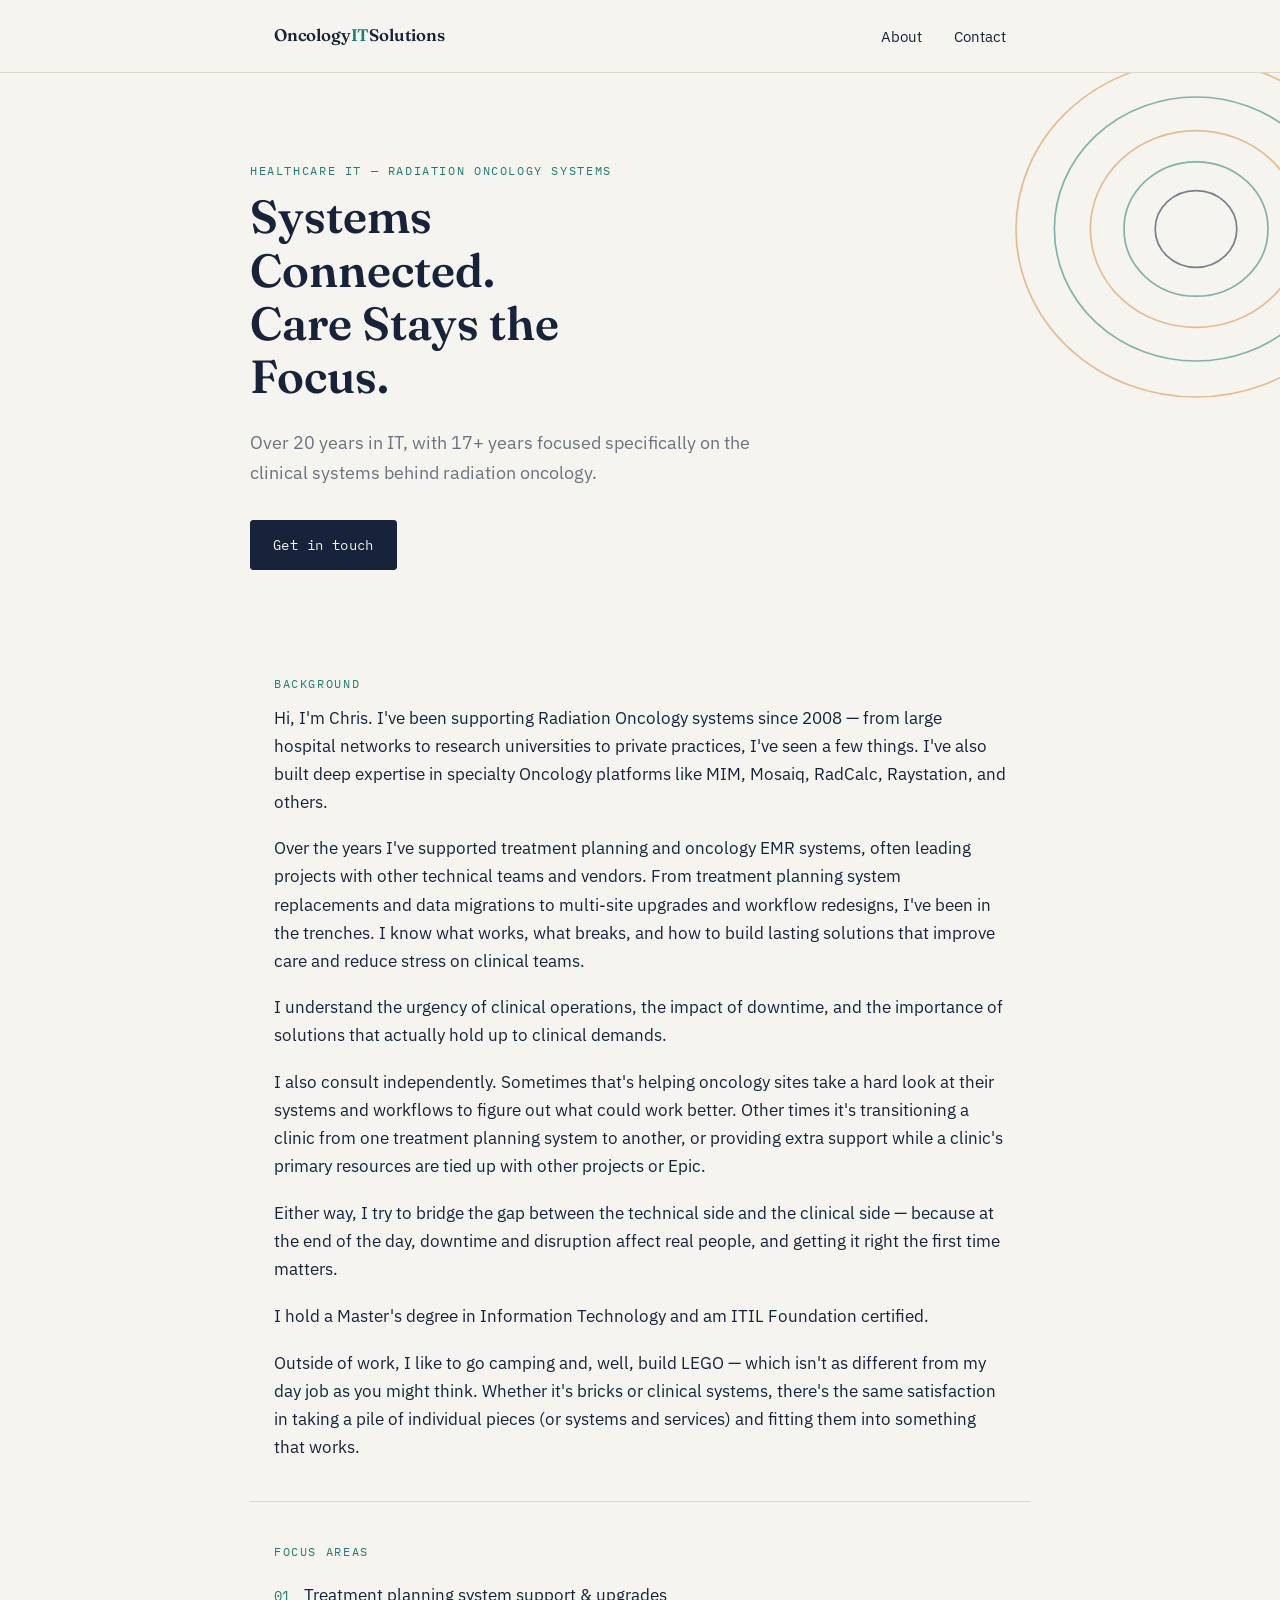
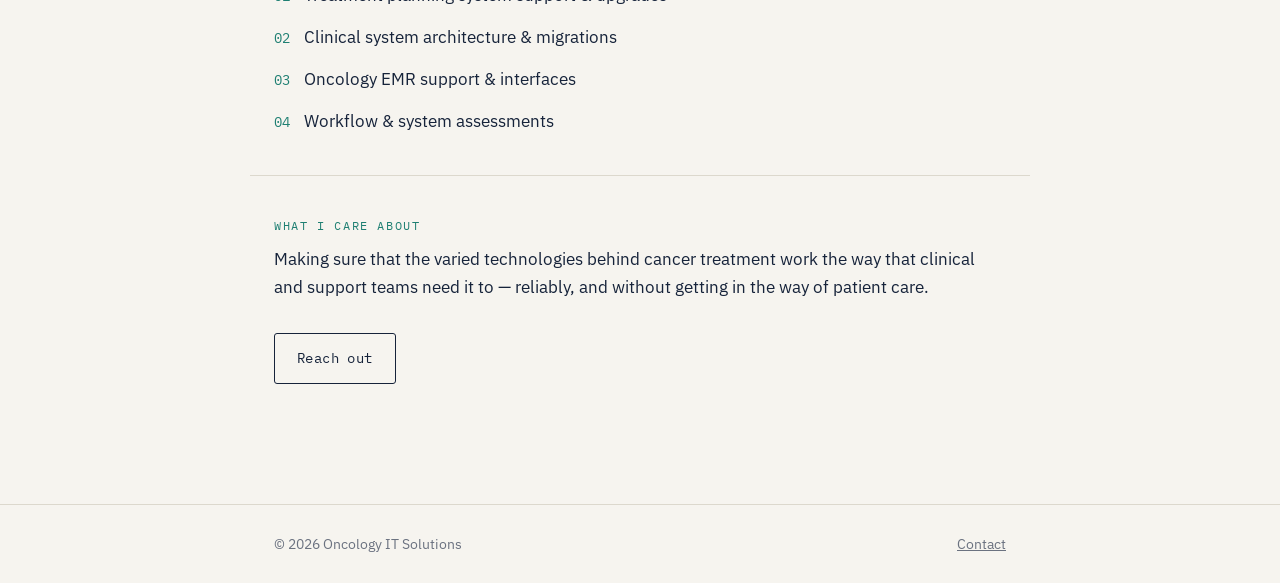
<file: index.html>
<!DOCTYPE html>
<html lang="en">
<head>
<meta charset="UTF-8">
<meta name="viewport" content="width=device-width, initial-scale=1.0">
<title>Oncology IT Solutions</title>
<meta name="description" content="Healthcare IT expertise in Radiation Oncology systems — treatment planning, upgrades, and clinical system architecture.">
<link rel="preconnect" href="https://fonts.googleapis.com">
<link rel="preconnect" href="https://fonts.gstatic.com" crossorigin>
<link href="https://fonts.googleapis.com/css2?family=Fraunces:wght@500;600&family=IBM+Plex+Sans:wght@400;500&family=IBM+Plex+Mono:wght@400;500&display=swap" rel="stylesheet">
<link rel="stylesheet" href="style.css">
</head>
<body>

<header class="site">
  <div class="nav-inner">
    <a href="index.html" class="brand">Oncology<span>IT</span>Solutions</a>
    <nav class="links">
      <a href="index.html">About</a>
      <a href="contact.html">Contact</a>
    </nav>
  </div>
</header>

<section class="hero">
  <svg class="contours" viewBox="0 0 400 400" xmlns="http://www.w3.org/2000/svg" aria-hidden="true">
    <ellipse cx="230" cy="180" rx="150" ry="140" fill="none" stroke="#D98E3D" stroke-width="1.4"/>
    <ellipse cx="230" cy="180" rx="118" ry="110" fill="none" stroke="#1E7F72" stroke-width="1.4"/>
    <ellipse cx="230" cy="180" rx="88" ry="82" fill="none" stroke="#D98E3D" stroke-width="1.4"/>
    <ellipse cx="230" cy="180" rx="60" ry="56" fill="none" stroke="#1E7F72" stroke-width="1.4"/>
    <ellipse cx="230" cy="180" rx="34" ry="32" fill="none" stroke="#16233A" stroke-width="1.4"/>
  </svg>
  <div class="hero-inner">
    <span class="eyebrow">Healthcare IT &mdash; Radiation Oncology Systems</span>
    <h1>Systems Connected. Care Stays the Focus.</h1>
    <p class="lede">Over 20 years in IT, with 17+ years focused specifically on the clinical systems behind radiation oncology.</p>
    <div class="cta-row">
      <a href="contact.html" class="btn">Get in touch</a>
    </div>
  </div>
</section>

<main>
  <section class="block">
    <span class="eyebrow">Background</span>
    <p>Hi, I'm Chris. I've been supporting Radiation Oncology systems since 2008 — from large hospital networks to research universities to private practices, I've seen a few things. I've also built deep expertise in specialty Oncology platforms like MIM, Mosaiq, RadCalc, Raystation, and others.</p>
    <p>Over the years I've supported treatment planning and oncology EMR systems, often leading projects with other technical teams and vendors.  From treatment planning system replacements and data migrations to multi-site upgrades and workflow redesigns, I've been in the trenches. I know what works, what breaks, and how to build lasting solutions that improve care and reduce stress on clinical teams.</p>
    <p>I understand the urgency of clinical operations, the impact of downtime, and the importance of solutions that actually hold up to clinical demands.</p>
    <p>I also consult independently. Sometimes that's helping oncology sites take a hard look at their systems and workflows to figure out what could work better. Other times it's transitioning a clinic from one treatment planning system to another, or providing extra support while a clinic's primary resources are tied up with other projects or Epic.</p> 
    <p>Either way, I try to bridge the gap between the technical side and the clinical side — because at the end of the day, downtime and disruption affect real people, and getting it right the first time matters.</p>
    <p>I hold a Master's degree in Information Technology and am ITIL Foundation certified.</p>
    <p>Outside of work, I like to go camping and, well, build LEGO — which isn't as different from my day job as you might think. Whether it's bricks or clinical systems, there's the same satisfaction in taking a pile of individual pieces (or systems and services) and fitting them into something that works.</p>
  </section>

  <section class="block">
    <span class="eyebrow">Focus Areas</span>
    <ul class="focus-list">
      <li><span class="mark">01</span> Treatment planning system support &amp; upgrades</li>
      <li><span class="mark">02</span> Clinical system architecture &amp; migrations</li>
      <li><span class="mark">03</span> Oncology EMR support &amp; interfaces</li>
      <li><span class="mark">04</span> Workflow &amp; system assessments</li>
    </ul>
  </section>

  <section class="block">
    <span class="eyebrow">What I care about</span>
    <p>Making sure that the varied technologies behind cancer treatment work the way that clinical and support teams need it to &mdash; reliably, and without getting in the way of patient care.</p>
    <div class="cta-row">
      <a href="contact.html" class="btn secondary">Reach out</a>
    </div>
  </section>
</main>

<footer class="site">
  <div class="wrap">
    <span>&copy; <span id="year"></span> Oncology IT Solutions</span>
    <a href="contact.html">Contact</a>
  </div>
</footer>

<script>document.getElementById('year').textContent = new Date().getFullYear();</script>
</body>
</html>
</file>
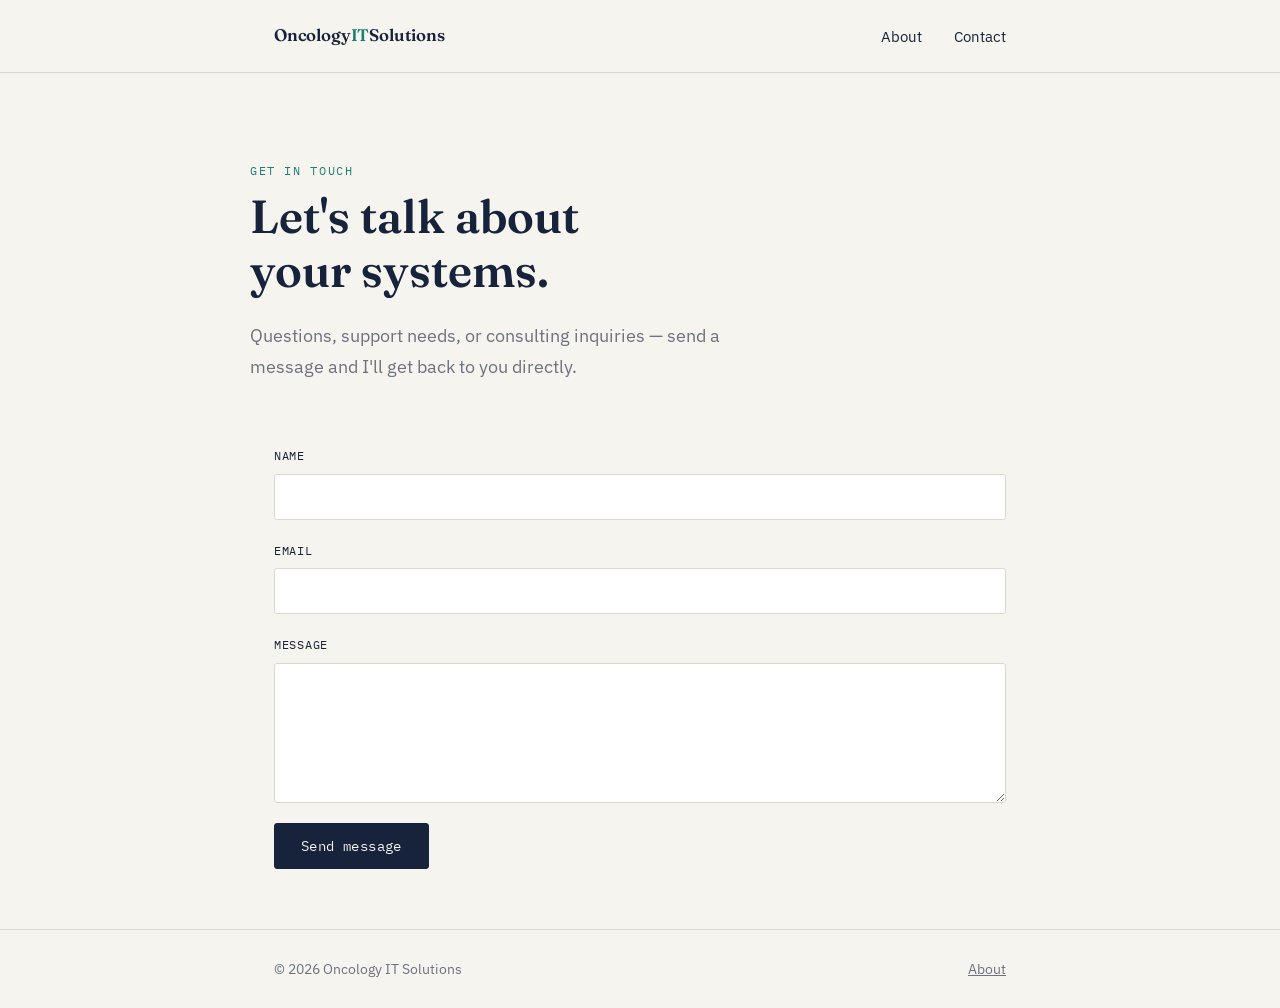
<file: contact.html>
<!DOCTYPE html>
<html lang="en">
<head>
<meta charset="UTF-8">
<meta name="viewport" content="width=device-width, initial-scale=1.0">
<title>Contact — Oncology IT Solutions</title>
<meta name="description" content="Get in touch about Radiation Oncology systems support, upgrades, or consulting.">
<link rel="preconnect" href="https://fonts.googleapis.com">
<link rel="preconnect" href="https://fonts.gstatic.com" crossorigin>
<link href="https://fonts.googleapis.com/css2?family=Fraunces:wght@500;600&family=IBM+Plex+Sans:wght@400;500&family=IBM+Plex+Mono:wght@400;500&display=swap" rel="stylesheet">
<link rel="stylesheet" href="style.css">
</head>
<body>

<header class="site">
  <div class="nav-inner">
    <a href="index.html" class="brand">Oncology<span>IT</span>Solutions</a>
    <nav class="links">
      <a href="index.html">About</a>
      <a href="contact.html">Contact</a>
    </nav>
  </div>
</header>

<section class="hero contact-hero">
  <div class="hero-inner">
    <span class="eyebrow">Get in touch</span>
    <h1>Let's talk about your systems.</h1>
    <p class="lede">Questions, support needs, or consulting inquiries &mdash; send a message and I'll get back to you directly.</p>
  </div>
</section>

<!--
  FORM SETUP (Formspree):
  1. Go to formspree.io and create a free account using oncologyitsolutions@gmail.com
  2. Create a new form, verify the email when Formspree sends the confirmation link
  3. Copy the Form ID Formspree gives you (looks like "mxxxxxxx")
  4. Replace YOUR_FORM_ID below with that ID
-->
<form id="contact-form" action="https://formspree.io/f/xbdnlwrl" method="POST">
  <div class="field">
    <label for="name">Name</label>
    <input type="text" id="name" name="name" required>
  </div>
  <div class="field">
    <label for="email">Email</label>
    <input type="email" id="email" name="email" required>
  </div>
  <div class="field">
    <label for="message">Message</label>
    <textarea id="message" name="message" required></textarea>
  </div>
  <div id="form-status" role="status"></div>
  <div class="submit-row">
    <button type="submit" id="submit-btn">Send message</button>
  </div>
</form>

<footer class="site">
  <div class="wrap">
    <span>&copy; <span id="year"></span> Oncology IT Solutions</span>
    <a href="index.html">About</a>
  </div>
</footer>

<script>
document.getElementById('year').textContent = new Date().getFullYear();

const form = document.getElementById('contact-form');
const status = document.getElementById('form-status');
const btn = document.getElementById('submit-btn');

form.addEventListener('submit', async function (e) {
  e.preventDefault();
  btn.disabled = true;
  btn.textContent = 'Sending…';
  status.className = '';
  status.style.display = 'none';

  try {
    const response = await fetch(form.action, {
      method: 'POST',
      body: new FormData(form),
      headers: { 'Accept': 'application/json' }
    });

    if (response.ok) {
      status.textContent = "Message sent — thanks for reaching out. I'll get back to you soon.";
      status.className = 'success';
      form.reset();
    } else {
      status.textContent = "Something went wrong sending your message. Please try again, or email directly.";
      status.className = 'error';
    }
  } catch (err) {
    status.textContent = "Something went wrong sending your message. Please try again, or email directly.";
    status.className = 'error';
  } finally {
    btn.disabled = false;
    btn.textContent = 'Send message';
  }
});
</script>
</body>
</html>
</file>
<file: style.css>
:root {
  --ink: #16233A;
  --paper: #F6F4EF;
  --teal: #1E7F72;
  --amber: #D98E3D;
  --muted: #6B7280;
  --line: #DCD8CD;
  --max-w: 780px;
}

* { box-sizing: border-box; }

html { scroll-behavior: smooth; }

body {
  margin: 0;
  background: var(--paper);
  color: var(--ink);
  font-family: 'IBM Plex Sans', -apple-system, sans-serif;
  font-size: 17px;
  line-height: 1.65;
  -webkit-font-smoothing: antialiased;
}

h1, h2, h3 {
  font-family: 'Fraunces', Georgia, serif;
  font-weight: 600;
  line-height: 1.15;
  margin: 0 0 0.5em;
  color: var(--ink);
}

.eyebrow {
  font-family: 'IBM Plex Mono', monospace;
  font-size: 0.72rem;
  letter-spacing: 0.14em;
  text-transform: uppercase;
  color: var(--teal);
  display: block;
  margin-bottom: 0.9em;
}

a { color: var(--teal); }
a:focus-visible, button:focus-visible, input:focus-visible, textarea:focus-visible {
  outline: 2px solid var(--teal);
  outline-offset: 3px;
}

.wrap {
  max-width: var(--max-w);
  margin: 0 auto;
  padding: 0 24px;
}

/* Header / nav */
header.site {
  border-bottom: 1px solid var(--line);
}
.nav-inner {
  max-width: var(--max-w);
  margin: 0 auto;
  padding: 22px 24px;
  display: flex;
  justify-content: space-between;
  align-items: center;
}
.brand {
  font-family: 'Fraunces', serif;
  font-weight: 600;
  font-size: 1.05rem;
  color: var(--ink);
  text-decoration: none;
  letter-spacing: -0.01em;
}
.brand span { color: var(--teal); }
nav.links a {
  color: var(--ink);
  text-decoration: none;
  font-size: 0.95rem;
  margin-left: 28px;
  padding-bottom: 3px;
  border-bottom: 1px solid transparent;
  transition: border-color 0.15s ease;
}
nav.links a:hover { border-color: var(--teal); }

/* Hero with contour-line signature motif */
.hero {
  position: relative;
  padding: 88px 24px 64px;
  overflow: hidden;
}
.hero-inner {
  max-width: var(--max-w);
  margin: 0 auto;
  position: relative;
  z-index: 1;
}
.hero svg.contours {
  position: absolute;
  top: -60px;
  right: -120px;
  width: 480px;
  height: 480px;
  opacity: 0.55;
  z-index: 0;
}
.hero h1 {
  font-size: clamp(2.1rem, 4.2vw, 2.9rem);
  max-width: 11ch;
}
.hero p.lede {
  font-size: 1.15rem;
  color: var(--muted);
  max-width: 46ch;
  margin: 18px 0 0;
}

main { padding-bottom: 80px; }

section.block {
  max-width: var(--max-w);
  margin: 0 auto;
  padding: 40px 24px;
}
section.block + section.block {
  border-top: 1px solid var(--line);
}
section.block p { margin: 0 0 1.1em; }
section.block p:last-child { margin-bottom: 0; }

.focus-list {
  list-style: none;
  padding: 0;
  margin: 20px 0 0;
  display: grid;
  gap: 14px;
}
.focus-list li {
  display: flex;
  gap: 14px;
  align-items: baseline;
}
.focus-list .mark {
  font-family: 'IBM Plex Mono', monospace;
  color: var(--teal);
  font-size: 0.85rem;
  flex-shrink: 0;
}

.cta-row {
  margin-top: 32px;
}
.btn {
  display: inline-block;
  font-family: 'IBM Plex Mono', monospace;
  font-size: 0.85rem;
  letter-spacing: 0.03em;
  text-decoration: none;
  color: var(--paper);
  background: var(--ink);
  padding: 13px 22px;
  border-radius: 3px;
  border: 1px solid var(--ink);
  transition: background 0.15s ease, color 0.15s ease;
}
.btn:hover { background: var(--teal); border-color: var(--teal); }
.btn.secondary {
  background: transparent;
  color: var(--ink);
}
.btn.secondary:hover { background: var(--ink); color: var(--paper); }

footer.site {
  border-top: 1px solid var(--line);
  padding: 28px 24px;
}
footer.site .wrap {
  display: flex;
  justify-content: space-between;
  align-items: center;
  color: var(--muted);
  font-size: 0.85rem;
}
footer.site a { color: var(--muted); }

/* Contact page */
.contact-hero h1 { max-width: 14ch; }

form#contact-form {
  max-width: var(--max-w);
  margin: 0 auto;
  padding: 0 24px 60px;
  display: grid;
  gap: 20px;
}
.field { display: grid; gap: 8px; }
.field label {
  font-family: 'IBM Plex Mono', monospace;
  font-size: 0.78rem;
  letter-spacing: 0.06em;
  text-transform: uppercase;
  color: var(--ink);
}
.field input, .field textarea {
  font-family: 'IBM Plex Sans', sans-serif;
  font-size: 1rem;
  padding: 12px 14px;
  border: 1px solid var(--line);
  border-radius: 3px;
  background: #fff;
  color: var(--ink);
}
.field textarea { resize: vertical; min-height: 140px; }
.field input:focus, .field textarea:focus { border-color: var(--teal); }

#form-status {
  font-family: 'IBM Plex Mono', monospace;
  font-size: 0.9rem;
  padding: 14px 16px;
  border-radius: 3px;
  display: none;
}
#form-status.success {
  display: block;
  background: #E8F3F0;
  color: var(--teal);
  border: 1px solid var(--teal);
}
#form-status.error {
  display: block;
  background: #FBEAE5;
  color: #B3401F;
  border: 1px solid #B3401F;
}

.submit-row { display: flex; align-items: center; gap: 16px; }
.submit-row button {
  font-family: 'IBM Plex Mono', monospace;
  font-size: 0.85rem;
  letter-spacing: 0.03em;
  color: var(--paper);
  background: var(--ink);
  padding: 13px 26px;
  border-radius: 3px;
  border: 1px solid var(--ink);
  cursor: pointer;
  transition: background 0.15s ease;
}
.submit-row button:hover { background: var(--teal); border-color: var(--teal); }
.submit-row button:disabled { opacity: 0.55; cursor: default; }

@media (max-width: 560px) {
  nav.links a { margin-left: 16px; font-size: 0.88rem; }
  .hero svg.contours { width: 300px; height: 300px; top: -40px; right: -100px; }
}
</file>
